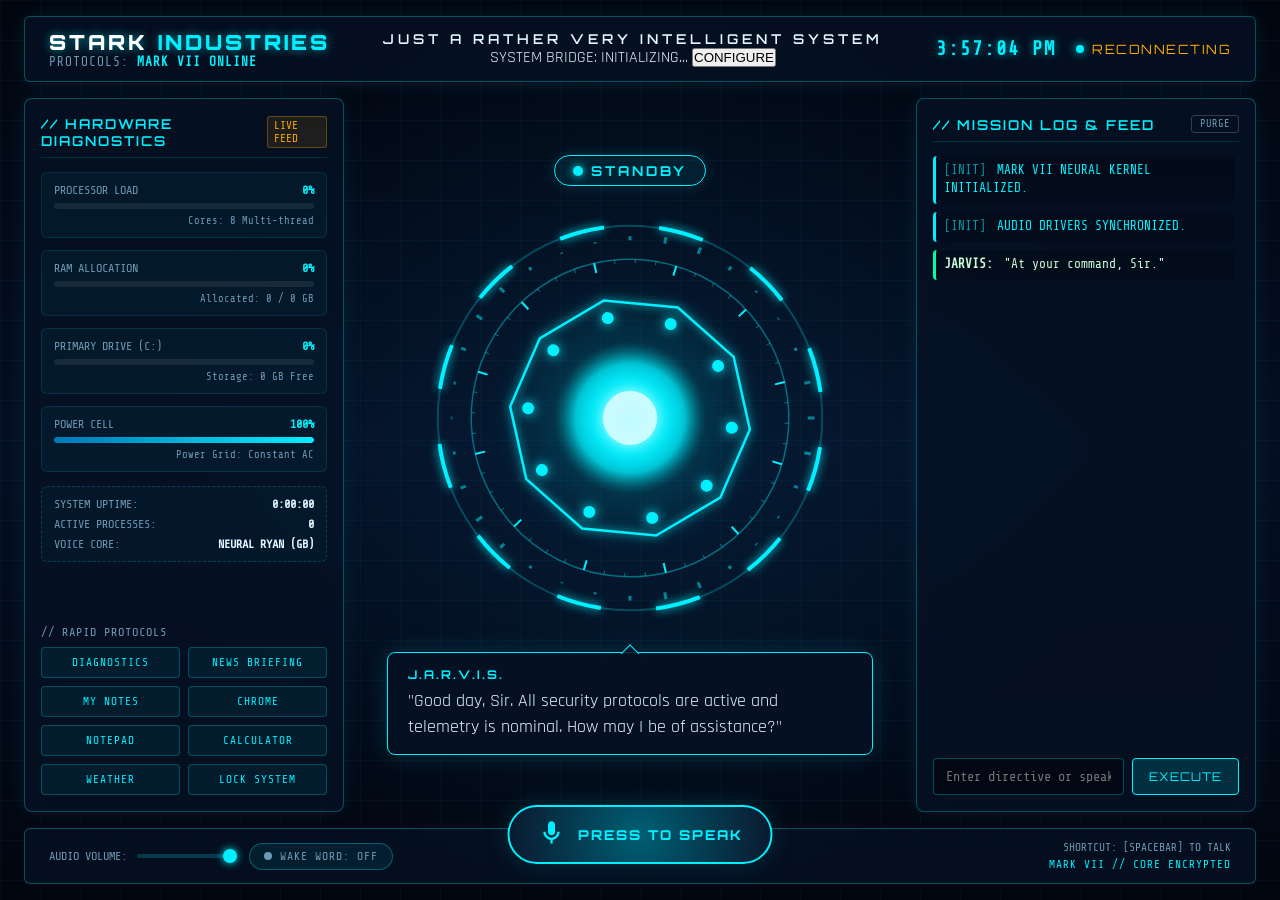
<file: index.html>
<!DOCTYPE html>
<html lang="en">

<head>
    <meta charset="UTF-8">
    <meta name="viewport" content="width=device-width, initial-scale=1.0">
    <title>J.A.R.V.I.S. // Stark Industries Mark VII</title>
    <link rel="preconnect" href="https://fonts.googleapis.com">
    <link rel="preconnect" href="https://fonts.gstatic.com" crossorigin>
    <link href="https://fonts.googleapis.com/css2?family=Orbitron:wght@400;600;800;900&family=Rajdhani:wght@500;600;700&family=Share+Tech+Mono&display=swap" rel="stylesheet">
    <link rel="stylesheet" href="/static/style.css">
</head>

<body>
    <!-- Background Grid & Scanline FX -->
    <div class="hud-scanlines"></div>
    <div class="hud-grid"></div>

    <!-- Main Container -->
    <div class="hud-container">

        <!-- Top Header -->
        <header class="hud-header">
            <div class="header-left">
                <div class="stark-logo">STARK <span class="accent-text">INDUSTRIES</span></div>
                <div class="protocol-tag">PROTOCOLS: <span class="status-online">MARK VII ONLINE</span></div>
            </div>

            <div class="header-center">
                <div class="system-title">JUST A RATHER VERY INTELLIGENT SYSTEM</div>
                <div class="bridge-status-badge" id="bridgeBadge">
                    <span>SYSTEM BRIDGE:</span>
                    <span id="bridgeText" class="bridge-status-text">INITIALIZING...</span>
                    <button id="bridgeConfigBtn" class="bridge-cfg-btn" title="Configure Local Bridge Endpoint">CONFIGURE</button>
                </div>
            </div>

            <div class="header-right">
                <div class="clock-display" id="hudClock">12:00:00 PM</div>
                <div class="system-status-indicator">
                    <span class="status-dot"></span>
                    <span id="connStatus">ONLINE</span>
                </div>
            </div>
        </header>

        <!-- Main Workspace -->
        <main class="hud-main">

            <!-- Left Panel: Telemetry & Hardware -->
            <aside class="hud-panel panel-left">
                <div class="panel-header">
                    <span class="panel-title">// HARDWARE DIAGNOSTICS</span>
                    <span class="panel-tag">LIVE FEED</span>
                </div>

                <div class="telemetry-grid">
                    <!-- CPU Gauge -->
                    <div class="gauge-card">
                        <div class="gauge-label">
                            <span>PROCESSOR LOAD</span>
                            <span class="gauge-val" id="cpuVal">0%</span>
                        </div>
                        <div class="progress-bar">
                            <div class="progress-fill" id="cpuBar" style="width: 0%"></div>
                        </div>
                        <div class="gauge-sub" id="cpuSub">Cores: 8 Multi-thread</div>
                    </div>

                    <!-- Memory Gauge -->
                    <div class="gauge-card">
                        <div class="gauge-label">
                            <span>RAM ALLOCATION</span>
                            <span class="gauge-val" id="ramVal">0%</span>
                        </div>
                        <div class="progress-bar">
                            <div class="progress-fill" id="ramBar" style="width: 0%"></div>
                        </div>
                        <div class="gauge-sub" id="ramSub">Allocated: 0 / 0 GB</div>
                    </div>

                    <!-- Storage Gauge -->
                    <div class="gauge-card">
                        <div class="gauge-label">
                            <span>PRIMARY DRIVE (C:)</span>
                            <span class="gauge-val" id="diskVal">0%</span>
                        </div>
                        <div class="progress-bar">
                            <div class="progress-fill" id="diskBar" style="width: 0%"></div>
                        </div>
                        <div class="gauge-sub" id="diskSub">Storage: 0 GB Free</div>
                    </div>

                    <!-- Battery Gauge -->
                    <div class="gauge-card">
                        <div class="gauge-label">
                            <span>POWER CELL</span>
                            <span class="gauge-val" id="batVal">100%</span>
                        </div>
                        <div class="progress-bar">
                            <div class="progress-fill" id="batBar" style="width: 100%"></div>
                        </div>
                        <div class="gauge-sub" id="batSub">Power Grid: Constant AC</div>
                    </div>
                </div>

                <div class="system-meta-box">
                    <div class="meta-row">
                        <span class="meta-key">SYSTEM UPTIME:</span>
                        <span class="meta-val" id="uptimeVal">0:00:00</span>
                    </div>
                    <div class="meta-row">
                        <span class="meta-key">ACTIVE PROCESSES:</span>
                        <span class="meta-val" id="procVal">0</span>
                    </div>
                    <div class="meta-row">
                        <span class="meta-key">VOICE CORE:</span>
                        <span class="meta-val accent-text">NEURAL RYAN (GB)</span>
                    </div>
                </div>

                <!-- Tactical Action Shortcuts -->
                <div class="quick-commands-box">
                    <div class="box-title">// RAPID PROTOCOLS</div>
                    <div class="quick-btn-grid">
                        <button class="quick-btn" data-cmd="system status">DIAGNOSTICS</button>
                        <button class="quick-btn" data-cmd="news briefing">NEWS BRIEFING</button>
                        <button class="quick-btn" data-cmd="read my notes">MY NOTES</button>
                        <button class="quick-btn" data-cmd="open chrome">CHROME</button>
                        <button class="quick-btn" data-cmd="open notepad">NOTEPAD</button>
                        <button class="quick-btn" data-cmd="open calculator">CALCULATOR</button>
                        <button class="quick-btn" data-cmd="weather">WEATHER</button>
                        <button class="quick-btn" data-cmd="lock workstation">LOCK SYSTEM</button>
                    </div>
                </div>
            </aside>

            <!-- Center Stage: Arc Reactor Visualizer & Persona -->
            <section class="hud-center-stage">

                <!-- Status State Indicator -->
                <div class="reactor-state-badge" id="stateBadge">
                    <span class="pulse-ring"></span>
                    <span class="state-text" id="stateText">STANDBY</span>
                </div>

                <!-- ARC REACTOR CANVAS -->
                <div class="reactor-container" id="reactorWrapper">
                    <canvas id="reactorCanvas" width="600" height="600"></canvas>
                    <div class="reactor-glow-overlay"></div>
                </div>

                <!-- Live Speech & Response Bubble -->
                <div class="dialogue-box" id="dialogueBox">
                    <div class="speech-tag" id="speechTag">J.A.R.V.I.S.</div>
                    <div class="speech-content" id="speechContent">
                        "Good day, Sir. All security protocols are active and telemetry is nominal. How may I be of assistance?"
                    </div>
                </div>

            </section>

            <!-- Right Panel: Tactical Feed & Conversation Stream -->
            <aside class="hud-panel panel-right">
                <div class="panel-header">
                    <span class="panel-title">// MISSION LOG & FEED</span>
                    <button class="clear-btn" id="clearLogBtn">PURGE</button>
                </div>

                <!-- Activity Stream -->
                <div class="terminal-feed" id="terminalFeed">
                    <div class="feed-entry system">
                        <span class="time">[INIT]</span> MARK VII NEURAL KERNEL INITIALIZED.
                    </div>
                    <div class="feed-entry system">
                        <span class="time">[INIT]</span> AUDIO DRIVERS SYNCHRONIZED.
                    </div>
                    <div class="feed-entry jarvis">
                        <span class="speaker">JARVIS:</span> "At your command, Sir."
                    </div>
                </div>

                <!-- Direct Query Box -->
                <div class="console-input-wrapper">
                    <form id="commandForm" class="command-form">
                        <input type="text" id="textInput" placeholder="Enter directive or speak command..." autocomplete="off" spellcheck="false" />
                        <button type="submit" class="submit-btn" id="sendBtn">EXECUTE</button>
                    </form>
                </div>
            </aside>

        </main>

        <!-- Bottom Control Console -->
        <footer class="hud-footer">
            <div class="footer-left">
                <div class="audio-hud-control">
                    <span class="audio-label">AUDIO VOLUME:</span>
                    <input type="range" id="volumeSlider" min="0" max="1" step="0.05" value="1.0" class="hud-slider" />
                </div>
                <button id="wakeWordBtn" class="wake-toggle-btn" title="Continuous Hands-Free Detection ('Hey Jarvis')">
          <span class="wake-dot"></span>
          <span id="wakeStatusText">WAKE WORD: OFF</span>
        </button>
            </div>

            <!-- Main Voice Trigger Core Button -->
            <div class="voice-core-trigger">
                <button id="micBtn" class="mic-button" title="Click to Speak or Press Spacebar">
          <div class="mic-inner-icon">
            <svg viewBox="0 0 24 24" width="28" height="28" fill="currentColor">
              <path d="M12 14c1.66 0 3-1.34 3-3V5c0-1.66-1.34-3-3-3S9 3.34 9 5v6c0 1.66 1.34 3 3 3z"/>
              <path d="M17 11c0 2.76-2.24 5-5 5s-5-2.24-5-5H5c0 3.53 2.61 6.43 6 6.92V21h2v-3.08c3.39-.49 6-3.39 6-6.92h-2z"/>
            </svg>
          </div>
          <span class="mic-label" id="micLabel">PRESS TO SPEAK</span>
        </button>
            </div>

            <div class="footer-right">
                <div class="footer-meta">
                    <span>SHORTCUT: [SPACEBAR] TO TALK</span>
                    <span class="security-chip">MARK VII // CORE ENCRYPTED</span>
                </div>
            </div>
        </footer>

    </div>

    <!-- Hardware Bridge Configuration Modal -->
    <div class="hud-modal-backdrop" id="bridgeModal" style="display: none;">
        <div class="hud-modal-card">
            <div class="modal-header">
                <span class="modal-title">// HARDWARE SYSTEM BRIDGE</span>
                <button id="closeBridgeModal" class="modal-close-btn">&times;</button>
            </div>
            <p class="modal-desc">
                Connect this web application to your local computer. This gives the AI assistant direct control over your desktop applications, volume, hardware diagnostics, and workstation security.
            </p>
            <div class="modal-input-group">
                <label class="modal-label">LOCAL BRIDGE URL (HTTP / HTTPS / Tunnel):</label>
                <input type="text" id="bridgeUrlInput" class="modal-input" placeholder="http://localhost:8000" />
            </div>
            <div class="modal-btn-row">
                <button id="saveBridgeBtn" class="submit-btn">CONNECT BRIDGE</button>
                <button id="testBridgeBtn" class="quick-btn">TEST LINK</button>
                <button id="resetBridgeBtn" class="clear-btn">RESET DEFAULT</button>
            </div>
            <div class="modal-info-box">
                <div>💡 <b>To control your PC:</b> Ensure <code>python start.py</code> or <code>run_jarvis.bat</code> is running locally.</div>
                <div id="bridgeTestResult" class="bridge-result-text"></div>
            </div>
        </div>
    </div>

    <!-- Audio Element for JARVIS voice playback -->
    <audio id="jarvisAudio" preload="auto"></audio>

    <!-- Scripts -->
    <script src="/static/reactor.js"></script>
    <script src="/static/app.js"></script>
</body>

</html>
</file>
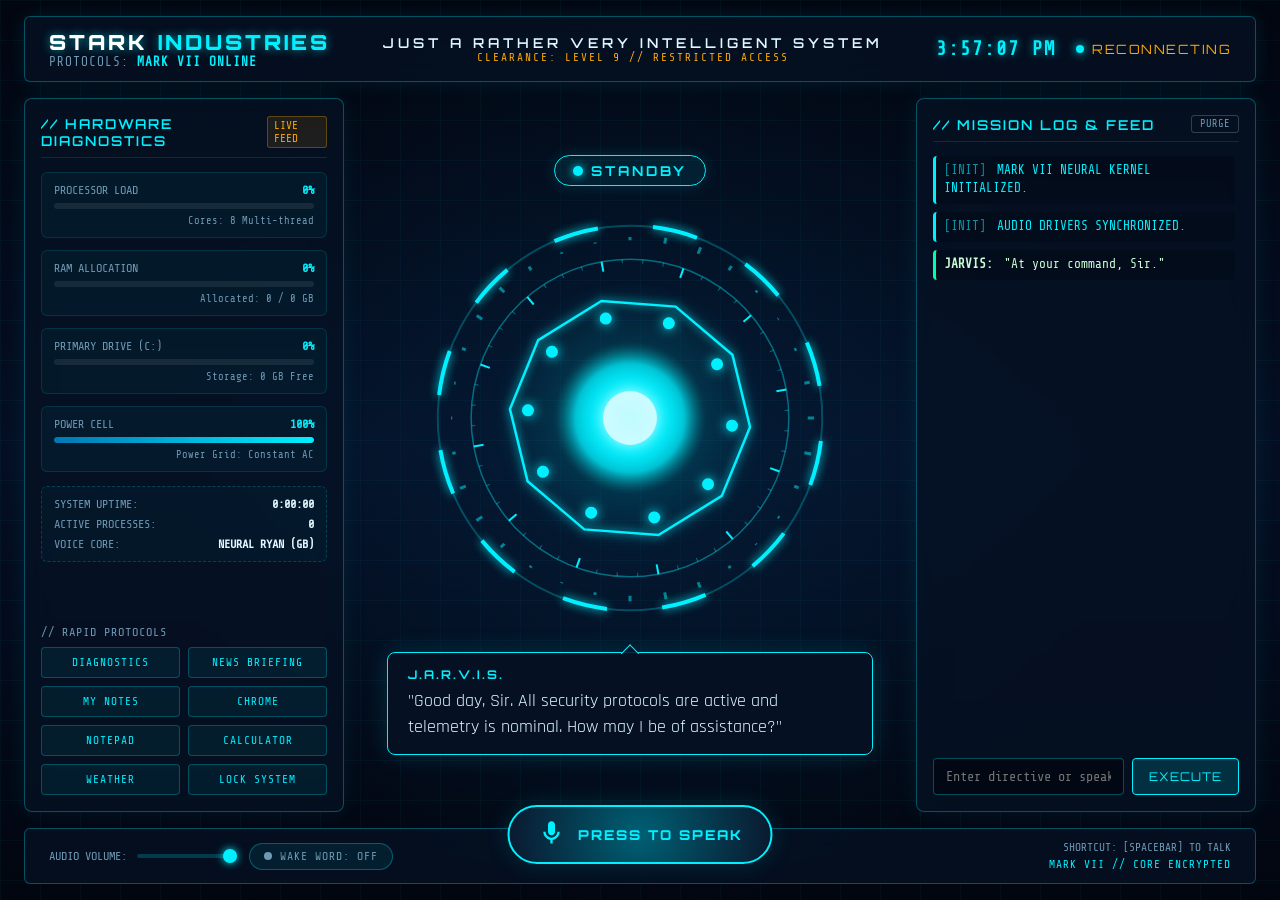
<file: static/index.html>
<!DOCTYPE html>
<html lang="en">
<head>
  <meta charset="UTF-8">
  <meta name="viewport" content="width=device-width, initial-scale=1.0">
  <title>J.A.R.V.I.S. // Stark Industries Mark VII</title>
  <link rel="preconnect" href="https://fonts.googleapis.com">
  <link rel="preconnect" href="https://fonts.gstatic.com" crossorigin>
  <link href="https://fonts.googleapis.com/css2?family=Orbitron:wght@400;600;800;900&family=Rajdhani:wght@500;600;700&family=Share+Tech+Mono&display=swap" rel="stylesheet">
  <link rel="stylesheet" href="/static/style.css">
</head>
<body>
  <!-- Background Grid & Scanline FX -->
  <div class="hud-scanlines"></div>
  <div class="hud-grid"></div>

  <!-- Main Container -->
  <div class="hud-container">
    
    <!-- Top Header -->
    <header class="hud-header">
      <div class="header-left">
        <div class="stark-logo">STARK <span class="accent-text">INDUSTRIES</span></div>
        <div class="protocol-tag">PROTOCOLS: <span class="status-online">MARK VII ONLINE</span></div>
      </div>
      
      <div class="header-center">
        <div class="system-title">JUST A RATHER VERY INTELLIGENT SYSTEM</div>
        <div class="security-level">CLEARANCE: LEVEL 9 // RESTRICTED ACCESS</div>
      </div>

      <div class="header-right">
        <div class="clock-display" id="hudClock">12:00:00 PM</div>
        <div class="system-status-indicator">
          <span class="status-dot"></span>
          <span id="connStatus">ONLINE</span>
        </div>
      </div>
    </header>

    <!-- Main Workspace -->
    <main class="hud-main">
      
      <!-- Left Panel: Telemetry & Hardware -->
      <aside class="hud-panel panel-left">
        <div class="panel-header">
          <span class="panel-title">// HARDWARE DIAGNOSTICS</span>
          <span class="panel-tag">LIVE FEED</span>
        </div>
        
        <div class="telemetry-grid">
          <!-- CPU Gauge -->
          <div class="gauge-card">
            <div class="gauge-label">
              <span>PROCESSOR LOAD</span>
              <span class="gauge-val" id="cpuVal">0%</span>
            </div>
            <div class="progress-bar">
              <div class="progress-fill" id="cpuBar" style="width: 0%"></div>
            </div>
            <div class="gauge-sub" id="cpuSub">Cores: 8 Multi-thread</div>
          </div>

          <!-- Memory Gauge -->
          <div class="gauge-card">
            <div class="gauge-label">
              <span>RAM ALLOCATION</span>
              <span class="gauge-val" id="ramVal">0%</span>
            </div>
            <div class="progress-bar">
              <div class="progress-fill" id="ramBar" style="width: 0%"></div>
            </div>
            <div class="gauge-sub" id="ramSub">Allocated: 0 / 0 GB</div>
          </div>

          <!-- Storage Gauge -->
          <div class="gauge-card">
            <div class="gauge-label">
              <span>PRIMARY DRIVE (C:)</span>
              <span class="gauge-val" id="diskVal">0%</span>
            </div>
            <div class="progress-bar">
              <div class="progress-fill" id="diskBar" style="width: 0%"></div>
            </div>
            <div class="gauge-sub" id="diskSub">Storage: 0 GB Free</div>
          </div>

          <!-- Battery Gauge -->
          <div class="gauge-card">
            <div class="gauge-label">
              <span>POWER CELL</span>
              <span class="gauge-val" id="batVal">100%</span>
            </div>
            <div class="progress-bar">
              <div class="progress-fill" id="batBar" style="width: 100%"></div>
            </div>
            <div class="gauge-sub" id="batSub">Power Grid: Constant AC</div>
          </div>
        </div>

        <div class="system-meta-box">
          <div class="meta-row">
            <span class="meta-key">SYSTEM UPTIME:</span>
            <span class="meta-val" id="uptimeVal">0:00:00</span>
          </div>
          <div class="meta-row">
            <span class="meta-key">ACTIVE PROCESSES:</span>
            <span class="meta-val" id="procVal">0</span>
          </div>
          <div class="meta-row">
            <span class="meta-key">VOICE CORE:</span>
            <span class="meta-val accent-text">NEURAL RYAN (GB)</span>
          </div>
        </div>

        <!-- Tactical Action Shortcuts -->
        <div class="quick-commands-box">
          <div class="box-title">// RAPID PROTOCOLS</div>
          <div class="quick-btn-grid">
            <button class="quick-btn" data-cmd="system status">DIAGNOSTICS</button>
            <button class="quick-btn" data-cmd="news briefing">NEWS BRIEFING</button>
            <button class="quick-btn" data-cmd="read my notes">MY NOTES</button>
            <button class="quick-btn" data-cmd="open chrome">CHROME</button>
            <button class="quick-btn" data-cmd="open notepad">NOTEPAD</button>
            <button class="quick-btn" data-cmd="open calculator">CALCULATOR</button>
            <button class="quick-btn" data-cmd="weather">WEATHER</button>
            <button class="quick-btn" data-cmd="lock workstation">LOCK SYSTEM</button>
          </div>
        </div>
      </aside>

      <!-- Center Stage: Arc Reactor Visualizer & Persona -->
      <section class="hud-center-stage">
        
        <!-- Status State Indicator -->
        <div class="reactor-state-badge" id="stateBadge">
          <span class="pulse-ring"></span>
          <span class="state-text" id="stateText">STANDBY</span>
        </div>

        <!-- ARC REACTOR CANVAS -->
        <div class="reactor-container" id="reactorWrapper">
          <canvas id="reactorCanvas" width="600" height="600"></canvas>
          <div class="reactor-glow-overlay"></div>
        </div>

        <!-- Live Speech & Response Bubble -->
        <div class="dialogue-box" id="dialogueBox">
          <div class="speech-tag" id="speechTag">J.A.R.V.I.S.</div>
          <div class="speech-content" id="speechContent">
            "Good day, Sir. All security protocols are active and telemetry is nominal. How may I be of assistance?"
          </div>
        </div>

      </section>

      <!-- Right Panel: Tactical Feed & Conversation Stream -->
      <aside class="hud-panel panel-right">
        <div class="panel-header">
          <span class="panel-title">// MISSION LOG & FEED</span>
          <button class="clear-btn" id="clearLogBtn">PURGE</button>
        </div>

        <!-- Activity Stream -->
        <div class="terminal-feed" id="terminalFeed">
          <div class="feed-entry system">
            <span class="time">[INIT]</span> MARK VII NEURAL KERNEL INITIALIZED.
          </div>
          <div class="feed-entry system">
            <span class="time">[INIT]</span> AUDIO DRIVERS SYNCHRONIZED.
          </div>
          <div class="feed-entry jarvis">
            <span class="speaker">JARVIS:</span> "At your command, Sir."
          </div>
        </div>

        <!-- Direct Query Box -->
        <div class="console-input-wrapper">
          <form id="commandForm" class="command-form">
            <input 
              type="text" 
              id="textInput" 
              placeholder="Enter directive or speak command..." 
              autocomplete="off"
              spellcheck="false"
            />
            <button type="submit" class="submit-btn" id="sendBtn">EXECUTE</button>
          </form>
        </div>
      </aside>

    </main>

    <!-- Bottom Control Console -->
    <footer class="hud-footer">
      <div class="footer-left">
        <div class="audio-hud-control">
          <span class="audio-label">AUDIO VOLUME:</span>
          <input type="range" id="volumeSlider" min="0" max="1" step="0.05" value="1.0" class="hud-slider" />
        </div>
        <button id="wakeWordBtn" class="wake-toggle-btn" title="Continuous Hands-Free Detection ('Hey Jarvis')">
          <span class="wake-dot"></span>
          <span id="wakeStatusText">WAKE WORD: OFF</span>
        </button>
      </div>

      <!-- Main Voice Trigger Core Button -->
      <div class="voice-core-trigger">
        <button id="micBtn" class="mic-button" title="Click to Speak or Press Spacebar">
          <div class="mic-inner-icon">
            <svg viewBox="0 0 24 24" width="28" height="28" fill="currentColor">
              <path d="M12 14c1.66 0 3-1.34 3-3V5c0-1.66-1.34-3-3-3S9 3.34 9 5v6c0 1.66 1.34 3 3 3z"/>
              <path d="M17 11c0 2.76-2.24 5-5 5s-5-2.24-5-5H5c0 3.53 2.61 6.43 6 6.92V21h2v-3.08c3.39-.49 6-3.39 6-6.92h-2z"/>
            </svg>
          </div>
          <span class="mic-label" id="micLabel">PRESS TO SPEAK</span>
        </button>
      </div>

      <div class="footer-right">
        <div class="footer-meta">
          <span>SHORTCUT: [SPACEBAR] TO TALK</span>
          <span class="security-chip">MARK VII // CORE ENCRYPTED</span>
        </div>
      </div>
    </footer>

  </div>

  <!-- Audio Element for JARVIS voice playback -->
  <audio id="jarvisAudio" preload="auto"></audio>

  <!-- Scripts -->
  <script src="/static/reactor.js"></script>
  <script src="/static/app.js"></script>
</body>
</html>
</file>
<file: static/style.css>
/* =========================================================
   J.A.R.V.I.S. // STARK INDUSTRIES MARK VII TACTICAL HUD
   ========================================================= */

:root {
  --hud-cyan: #00f0ff;
  --hud-cyan-glow: rgba(0, 240, 255, 0.6);
  --hud-cyan-dim: rgba(0, 240, 255, 0.15);
  --hud-blue: #0077b6;
  --hud-deep-bg: #030814;
  --hud-panel-bg: rgba(6, 18, 36, 0.75);
  --hud-panel-border: rgba(0, 240, 255, 0.3);
  --hud-amber: #ffaa00;
  --hud-amber-glow: rgba(255, 170, 0, 0.6);
  --hud-red: #ff3344;
  --hud-text-primary: #e0f8ff;
  --hud-text-muted: #6e99b4;
  
  --font-display: 'Orbitron', -apple-system, sans-serif;
  --font-tech: 'Rajdhani', sans-serif;
  --font-mono: 'Share Tech Mono', monospace;
}

* {
  box-sizing: border-box;
  margin: 0;
  padding: 0;
  user-select: none;
}

body {
  background-color: var(--hud-deep-bg);
  background-image: 
    radial-gradient(circle at 50% 50%, rgba(0, 119, 182, 0.15) 0%, transparent 60%),
    linear-gradient(180deg, #020610 0%, #050f24 50%, #020610 100%);
  color: var(--hud-text-primary);
  font-family: var(--font-tech);
  min-height: 100vh;
  overflow: hidden;
  position: relative;
}

/* Background Cyber Grid & Scanlines */
.hud-grid {
  position: absolute;
  top: 0;
  left: 0;
  width: 100%;
  height: 100%;
  background-image: 
    linear-gradient(rgba(0, 240, 255, 0.03) 1px, transparent 1px),
    linear-gradient(90deg, rgba(0, 240, 255, 0.03) 1px, transparent 1px);
  background-size: 40px 40px;
  pointer-events: none;
  z-index: 1;
}

.hud-scanlines {
  position: absolute;
  top: 0;
  left: 0;
  width: 100%;
  height: 100%;
  background: repeating-linear-gradient(
    0deg,
    rgba(0, 0, 0, 0.15),
    rgba(0, 0, 0, 0.15) 1px,
    transparent 1px,
    transparent 2px
  );
  pointer-events: none;
  z-index: 2;
  opacity: 0.6;
}

/* Main Container Layout */
.hud-container {
  position: relative;
  z-index: 10;
  display: flex;
  flex-direction: column;
  height: 100vh;
  padding: 16px 24px;
  gap: 16px;
}

/* Header */
.hud-header {
  display: flex;
  justify-content: space-between;
  align-items: center;
  padding: 12px 24px;
  background: var(--hud-panel-bg);
  border: 1px solid var(--hud-panel-border);
  border-radius: 6px;
  box-shadow: 0 0 20px rgba(0, 240, 255, 0.1);
  backdrop-filter: blur(12px);
}

.stark-logo {
  font-family: var(--font-display);
  font-size: 1.3rem;
  font-weight: 900;
  letter-spacing: 3px;
  color: #fff;
  text-shadow: 0 0 10px var(--hud-cyan-glow);
}

.accent-text {
  color: var(--hud-cyan);
}

.protocol-tag {
  font-family: var(--font-mono);
  font-size: 0.8rem;
  color: var(--hud-text-muted);
  letter-spacing: 1px;
}

.status-online {
  color: var(--hud-cyan);
  font-weight: bold;
}

.header-center {
  text-align: center;
}

.system-title {
  font-family: var(--font-display);
  font-size: 0.85rem;
  letter-spacing: 4px;
  color: var(--hud-text-primary);
  font-weight: 600;
}

.security-level {
  font-family: var(--font-mono);
  font-size: 0.7rem;
  color: var(--hud-amber);
  letter-spacing: 2px;
}

.header-right {
  display: flex;
  align-items: center;
  gap: 20px;
}

.clock-display {
  font-family: var(--font-mono);
  font-size: 1.2rem;
  color: var(--hud-cyan);
  font-weight: bold;
  letter-spacing: 2px;
  text-shadow: 0 0 8px var(--hud-cyan-glow);
}

.system-status-indicator {
  display: flex;
  align-items: center;
  gap: 8px;
  font-family: var(--font-display);
  font-size: 0.8rem;
  letter-spacing: 1.5px;
  color: var(--hud-cyan);
}

.status-dot {
  width: 8px;
  height: 8px;
  border-radius: 50%;
  background: var(--hud-cyan);
  box-shadow: 0 0 10px var(--hud-cyan);
  animation: pulse-dot 2s infinite ease-in-out;
}

@keyframes pulse-dot {
  0%, 100% { opacity: 1; transform: scale(1); }
  50% { opacity: 0.4; transform: scale(0.8); }
}

/* Main Content Workspace */
.hud-main {
  display: grid;
  grid-template-columns: 320px 1fr 340px;
  gap: 16px;
  flex: 1;
  min-height: 0;
}

/* Panels */
.hud-panel {
  background: var(--hud-panel-bg);
  border: 1px solid var(--hud-panel-border);
  border-radius: 8px;
  box-shadow: 0 0 25px rgba(0, 240, 255, 0.08);
  backdrop-filter: blur(14px);
  display: flex;
  flex-direction: column;
  padding: 16px;
  gap: 14px;
  min-height: 0;
}

.panel-header {
  display: flex;
  justify-content: space-between;
  align-items: center;
  border-bottom: 1px solid var(--hud-cyan-dim);
  padding-bottom: 8px;
}

.panel-title {
  font-family: var(--font-display);
  font-size: 0.85rem;
  letter-spacing: 2px;
  color: var(--hud-cyan);
  font-weight: 600;
}

.panel-tag {
  font-family: var(--font-mono);
  font-size: 0.7rem;
  color: var(--hud-amber);
  background: rgba(255, 170, 0, 0.1);
  padding: 2px 6px;
  border-radius: 3px;
  border: 1px solid rgba(255, 170, 0, 0.3);
}

/* Left Panel - Telemetry */
.telemetry-grid {
  display: flex;
  flex-direction: column;
  gap: 12px;
}

.gauge-card {
  background: rgba(0, 240, 255, 0.04);
  border: 1px solid rgba(0, 240, 255, 0.12);
  border-radius: 6px;
  padding: 10px 12px;
}

.gauge-label {
  display: flex;
  justify-content: space-between;
  font-family: var(--font-mono);
  font-size: 0.75rem;
  color: var(--hud-text-muted);
  margin-bottom: 6px;
}

.gauge-val {
  color: var(--hud-cyan);
  font-weight: bold;
}

.progress-bar {
  height: 6px;
  background: rgba(255, 255, 255, 0.08);
  border-radius: 3px;
  overflow: hidden;
  position: relative;
}

.progress-fill {
  height: 100%;
  background: linear-gradient(90deg, #0077b6, #00f0ff);
  box-shadow: 0 0 10px var(--hud-cyan);
  border-radius: 3px;
  transition: width 0.4s ease-out;
}

.gauge-sub {
  font-family: var(--font-mono);
  font-size: 0.65rem;
  color: var(--hud-text-muted);
  margin-top: 6px;
  text-align: right;
}

.system-meta-box {
  background: rgba(0, 240, 255, 0.03);
  border: 1px dashed rgba(0, 240, 255, 0.2);
  border-radius: 6px;
  padding: 10px 12px;
  display: flex;
  flex-direction: column;
  gap: 6px;
}

.meta-row {
  display: flex;
  justify-content: space-between;
  font-family: var(--font-mono);
  font-size: 0.75rem;
}

.meta-key {
  color: var(--hud-text-muted);
}

.meta-val {
  color: var(--hud-text-primary);
  font-weight: 600;
}

/* Rapid Protocols */
.quick-commands-box {
  margin-top: auto;
}

.box-title {
  font-family: var(--font-mono);
  font-size: 0.75rem;
  color: var(--hud-text-muted);
  margin-bottom: 8px;
  letter-spacing: 1px;
}

.quick-btn-grid {
  display: grid;
  grid-template-columns: 1fr 1fr;
  gap: 8px;
}

.quick-btn {
  background: rgba(0, 240, 255, 0.06);
  border: 1px solid rgba(0, 240, 255, 0.25);
  color: var(--hud-cyan);
  font-family: var(--font-mono);
  font-size: 0.7rem;
  padding: 8px 6px;
  border-radius: 4px;
  cursor: pointer;
  letter-spacing: 1px;
  transition: all 0.2s ease;
  text-align: center;
}

.quick-btn:hover {
  background: rgba(0, 240, 255, 0.2);
  border-color: var(--hud-cyan);
  box-shadow: 0 0 10px var(--hud-cyan-glow);
  transform: translateY(-1px);
}

/* Center Stage - Arc Reactor */
.hud-center-stage {
  display: flex;
  flex-direction: column;
  align-items: center;
  justify-content: center;
  position: relative;
  min-height: 0;
}

.reactor-state-badge {
  display: flex;
  align-items: center;
  gap: 8px;
  background: rgba(0, 240, 255, 0.08);
  border: 1px solid var(--hud-cyan);
  border-radius: 20px;
  padding: 6px 18px;
  margin-bottom: 12px;
  box-shadow: 0 0 15px var(--hud-cyan-dim);
  z-index: 5;
}

.pulse-ring {
  width: 10px;
  height: 10px;
  border-radius: 50%;
  background: var(--hud-cyan);
  box-shadow: 0 0 8px var(--hud-cyan);
  animation: pulse-ring 1.5s infinite;
}

@keyframes pulse-ring {
  0% { transform: scale(0.9); opacity: 0.7; }
  50% { transform: scale(1.3); opacity: 1; box-shadow: 0 0 14px var(--hud-cyan); }
  100% { transform: scale(0.9); opacity: 0.7; }
}

.state-text {
  font-family: var(--font-display);
  font-size: 0.85rem;
  font-weight: bold;
  letter-spacing: 3px;
  color: var(--hud-cyan);
}

/* States */
.reactor-state-badge.listening {
  border-color: var(--hud-amber);
  background: rgba(255, 170, 0, 0.12);
  box-shadow: 0 0 15px var(--hud-amber-glow);
}
.reactor-state-badge.listening .state-text { color: var(--hud-amber); }
.reactor-state-badge.listening .pulse-ring {
  background: var(--hud-amber);
  box-shadow: 0 0 10px var(--hud-amber);
}

.reactor-state-badge.speaking {
  border-color: #00ffaa;
  background: rgba(0, 255, 170, 0.12);
  box-shadow: 0 0 20px rgba(0, 255, 170, 0.4);
}
.reactor-state-badge.speaking .state-text { color: #00ffaa; }
.reactor-state-badge.speaking .pulse-ring {
  background: #00ffaa;
  box-shadow: 0 0 12px #00ffaa;
}

.reactor-container {
  position: relative;
  width: 440px;
  height: 440px;
  display: flex;
  align-items: center;
  justify-content: center;
}

#reactorCanvas {
  width: 100%;
  height: 100%;
}

.reactor-glow-overlay {
  position: absolute;
  width: 280px;
  height: 280px;
  border-radius: 50%;
  background: radial-gradient(circle, rgba(0, 240, 255, 0.25) 0%, transparent 70%);
  pointer-events: none;
  animation: glow-pulse 3s infinite ease-in-out;
}

@keyframes glow-pulse {
  0%, 100% { transform: scale(0.95); opacity: 0.6; }
  50% { transform: scale(1.1); opacity: 1; }
}

/* Live Dialogue Bubble */
.dialogue-box {
  width: 90%;
  max-width: 650px;
  background: rgba(6, 18, 36, 0.85);
  border: 1px solid var(--hud-cyan);
  border-radius: 8px;
  padding: 14px 20px;
  margin-top: 14px;
  box-shadow: 0 0 25px rgba(0, 240, 255, 0.15);
  backdrop-filter: blur(10px);
  position: relative;
}

.dialogue-box::before {
  content: "";
  position: absolute;
  top: -6px;
  left: 50%;
  transform: translateX(-50%) rotate(45deg);
  width: 12px;
  height: 12px;
  background: rgba(6, 18, 36, 0.85);
  border-left: 1px solid var(--hud-cyan);
  border-top: 1px solid var(--hud-cyan);
}

.speech-tag {
  font-family: var(--font-display);
  font-size: 0.75rem;
  letter-spacing: 2px;
  color: var(--hud-cyan);
  font-weight: bold;
  margin-bottom: 6px;
}

.speech-content {
  font-family: var(--font-tech);
  font-size: 1.15rem;
  line-height: 1.4;
  color: var(--hud-text-primary);
}

/* Right Panel - Terminal Feed */
.panel-right {
  display: flex;
  flex-direction: column;
}

.clear-btn {
  background: transparent;
  border: 1px solid rgba(255, 255, 255, 0.2);
  color: var(--hud-text-muted);
  font-family: var(--font-mono);
  font-size: 0.65rem;
  padding: 2px 8px;
  border-radius: 3px;
  cursor: pointer;
  transition: all 0.2s;
}

.clear-btn:hover {
  color: var(--hud-red);
  border-color: var(--hud-red);
}

.terminal-feed {
  flex: 1;
  overflow-y: auto;
  display: flex;
  flex-direction: column;
  gap: 8px;
  padding-right: 4px;
  font-family: var(--font-mono);
  font-size: 0.8rem;
  line-height: 1.4;
}

.terminal-feed::-webkit-scrollbar {
  width: 4px;
}
.terminal-feed::-webkit-scrollbar-thumb {
  background: var(--hud-cyan-dim);
  border-radius: 2px;
}

.feed-entry {
  padding: 6px 8px;
  border-radius: 4px;
  background: rgba(0, 0, 0, 0.2);
  border-left: 3px solid transparent;
  word-break: break-word;
}

.feed-entry.system {
  border-left-color: var(--hud-cyan);
  color: var(--hud-cyan);
}

.feed-entry.user {
  border-left-color: var(--hud-amber);
  color: var(--hud-amber);
}

.feed-entry.jarvis {
  border-left-color: #00ffaa;
  color: #c9fdd7;
}

.feed-entry .speaker {
  font-weight: bold;
  margin-right: 4px;
}

.feed-entry .time {
  opacity: 0.6;
  margin-right: 4px;
}

/* Console Input */
.console-input-wrapper {
  margin-top: auto;
}

.command-form {
  display: flex;
  gap: 8px;
}

#textInput {
  flex: 1;
  background: rgba(0, 0, 0, 0.4);
  border: 1px solid rgba(0, 240, 255, 0.3);
  border-radius: 4px;
  padding: 10px 12px;
  color: var(--hud-text-primary);
  font-family: var(--font-mono);
  font-size: 0.85rem;
  outline: none;
  transition: border-color 0.2s;
}

#textInput:focus {
  border-color: var(--hud-cyan);
  box-shadow: 0 0 10px var(--hud-cyan-glow);
}

.submit-btn {
  background: rgba(0, 240, 255, 0.15);
  border: 1px solid var(--hud-cyan);
  color: var(--hud-cyan);
  font-family: var(--font-display);
  font-size: 0.75rem;
  padding: 0 16px;
  border-radius: 4px;
  cursor: pointer;
  letter-spacing: 1px;
  transition: all 0.2s;
}

.submit-btn:hover {
  background: var(--hud-cyan);
  color: #000;
  box-shadow: 0 0 15px var(--hud-cyan-glow);
}

/* Bottom Console */
.hud-footer {
  display: flex;
  justify-content: space-between;
  align-items: center;
  padding: 12px 24px;
  background: var(--hud-panel-bg);
  border: 1px solid var(--hud-panel-border);
  border-radius: 6px;
  backdrop-filter: blur(12px);
  position: relative;
}

.footer-left {
  display: flex;
  align-items: center;
  gap: 12px;
}

.audio-hud-control {
  display: flex;
  align-items: center;
  gap: 10px;
}

.audio-label {
  font-family: var(--font-mono);
  font-size: 0.75rem;
  color: var(--hud-text-muted);
}

.hud-slider {
  appearance: none;
  background: rgba(0, 240, 255, 0.2);
  height: 4px;
  border-radius: 2px;
  outline: none;
  width: 100px;
}

.hud-slider::-webkit-slider-thumb {
  appearance: none;
  width: 14px;
  height: 14px;
  border-radius: 50%;
  background: var(--hud-cyan);
  cursor: pointer;
  box-shadow: 0 0 8px var(--hud-cyan);
}

.wake-toggle-btn {
  background: rgba(0, 240, 255, 0.08);
  border: 1px solid rgba(0, 240, 255, 0.3);
  color: var(--hud-text-muted);
  font-family: var(--font-mono);
  font-size: 0.72rem;
  padding: 6px 14px;
  border-radius: 20px;
  cursor: pointer;
  display: flex;
  align-items: center;
  gap: 8px;
  transition: all 0.25s ease;
  letter-spacing: 1px;
}

.wake-toggle-btn:hover {
  border-color: var(--hud-cyan);
  color: #fff;
  box-shadow: 0 0 10px var(--hud-cyan-dim);
}

.wake-toggle-btn.active {
  background: rgba(0, 255, 170, 0.15);
  border-color: #00ffaa;
  color: #00ffaa;
  box-shadow: 0 0 15px rgba(0, 255, 170, 0.3);
}

.wake-dot {
  width: 8px;
  height: 8px;
  border-radius: 50%;
  background: #6e99b4;
  transition: all 0.25s ease;
}

.wake-toggle-btn.active .wake-dot {
  background: #00ffaa;
  box-shadow: 0 0 10px #00ffaa;
  animation: pulse-dot 1.2s infinite;
}

/* Central Voice Button */
.voice-core-trigger {
  position: absolute;
  left: 50%;
  transform: translateX(-50%);
  display: flex;
  justify-content: center;
  top: -24px;
}

.mic-button {
  background: radial-gradient(circle, #005f73 0%, #0a192f 100%);
  border: 2px solid var(--hud-cyan);
  border-radius: 40px;
  padding: 12px 28px;
  display: flex;
  align-items: center;
  gap: 12px;
  color: var(--hud-cyan);
  cursor: pointer;
  box-shadow: 0 0 25px var(--hud-cyan-dim);
  transition: all 0.25s ease;
}

.mic-button:hover {
  border-color: #fff;
  color: #fff;
  transform: scale(1.04);
  box-shadow: 0 0 30px var(--hud-cyan-glow);
}

.mic-button.active {
  background: radial-gradient(circle, #9d4edd 0%, #3c096c 100%);
  border-color: var(--hud-amber);
  color: var(--hud-amber);
  box-shadow: 0 0 35px var(--hud-amber-glow);
  animation: pulse-mic 1s infinite alternate;
}

@keyframes pulse-mic {
  0% { transform: scale(1.02); }
  100% { transform: scale(1.08); box-shadow: 0 0 45px var(--hud-amber-glow); }
}

.mic-label {
  font-family: var(--font-display);
  font-size: 0.85rem;
  font-weight: 800;
  letter-spacing: 2px;
}

.footer-right {
  display: flex;
  align-items: center;
}

.footer-meta {
  display: flex;
  flex-direction: column;
  align-items: flex-end;
  gap: 4px;
  font-family: var(--font-mono);
  font-size: 0.7rem;
  color: var(--hud-text-muted);
}

.security-chip {
  color: var(--hud-cyan);
  letter-spacing: 1px;
}

/* Responsive adjustments */
@media (max-width: 1100px) {
  .hud-main {
    grid-template-columns: 260px 1fr 280px;
  }
  .reactor-container {
    width: 360px;
    height: 360px;
  }
}
</file>
